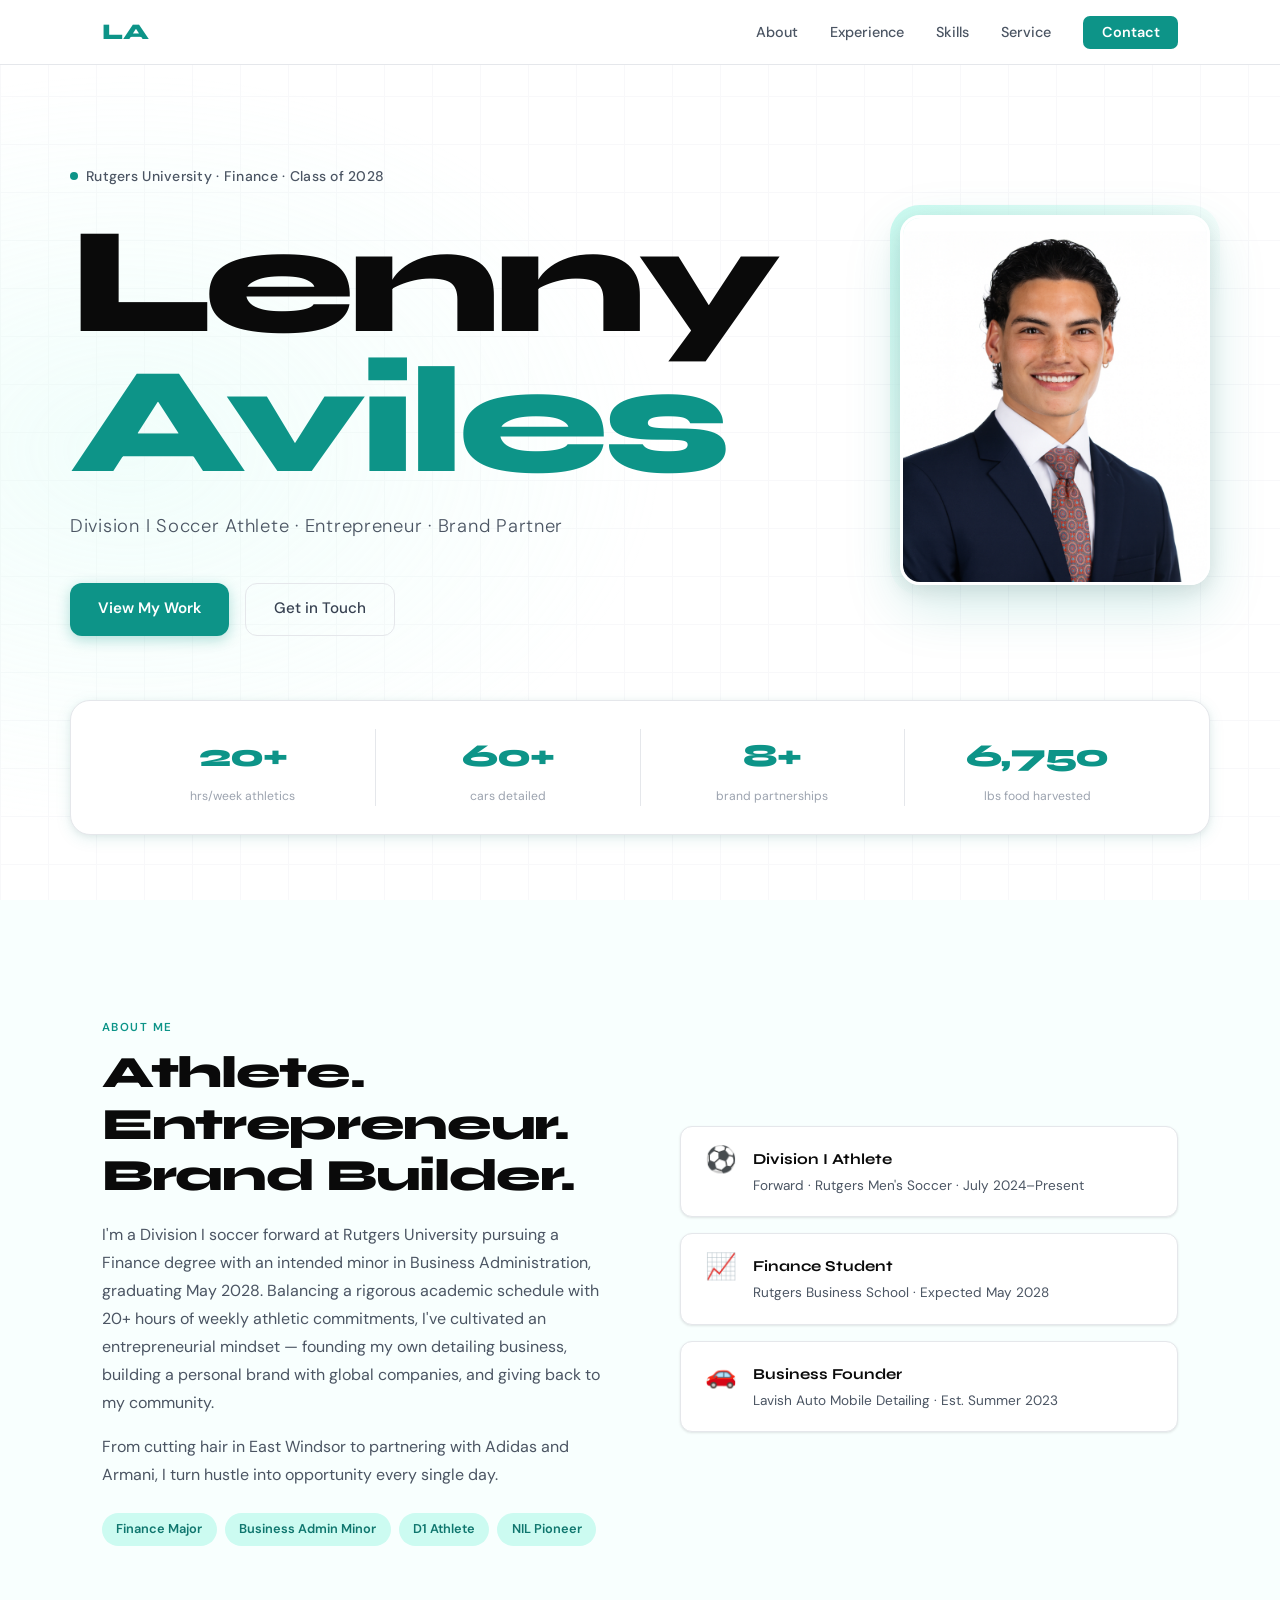
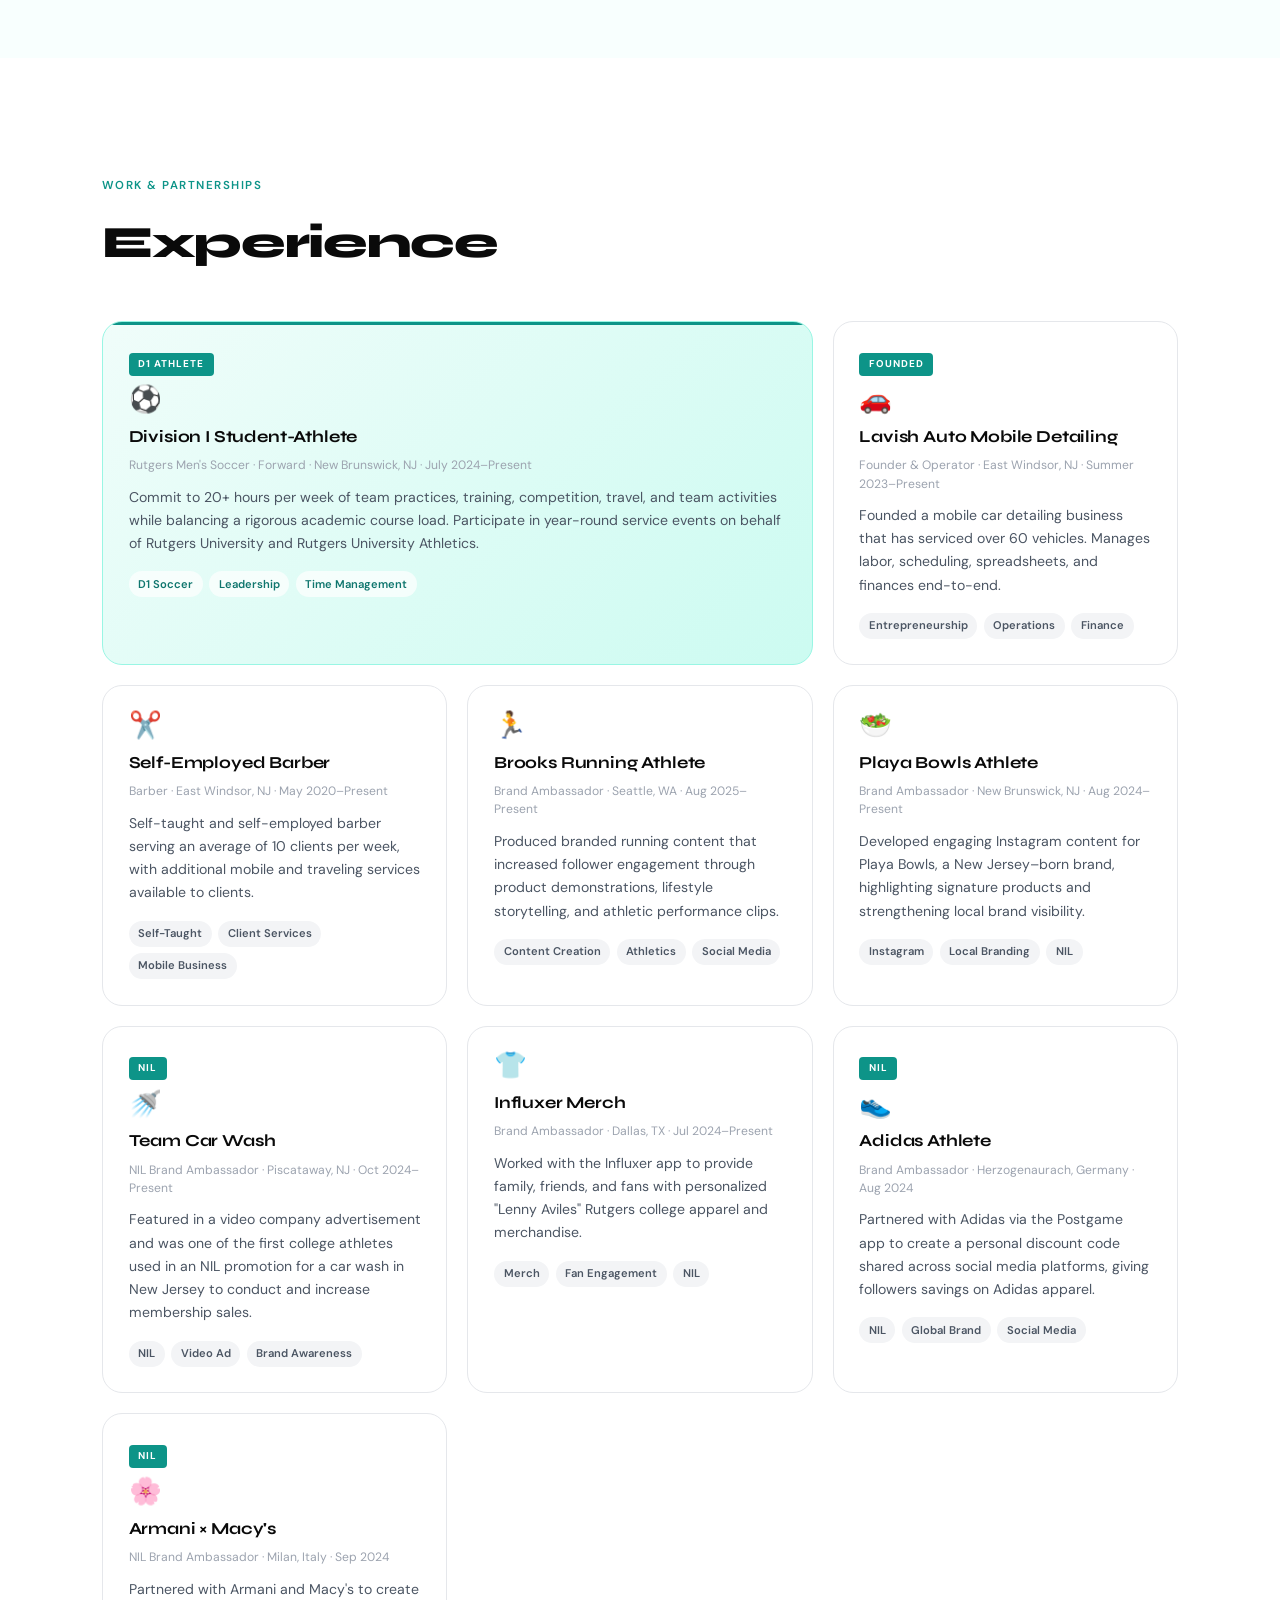
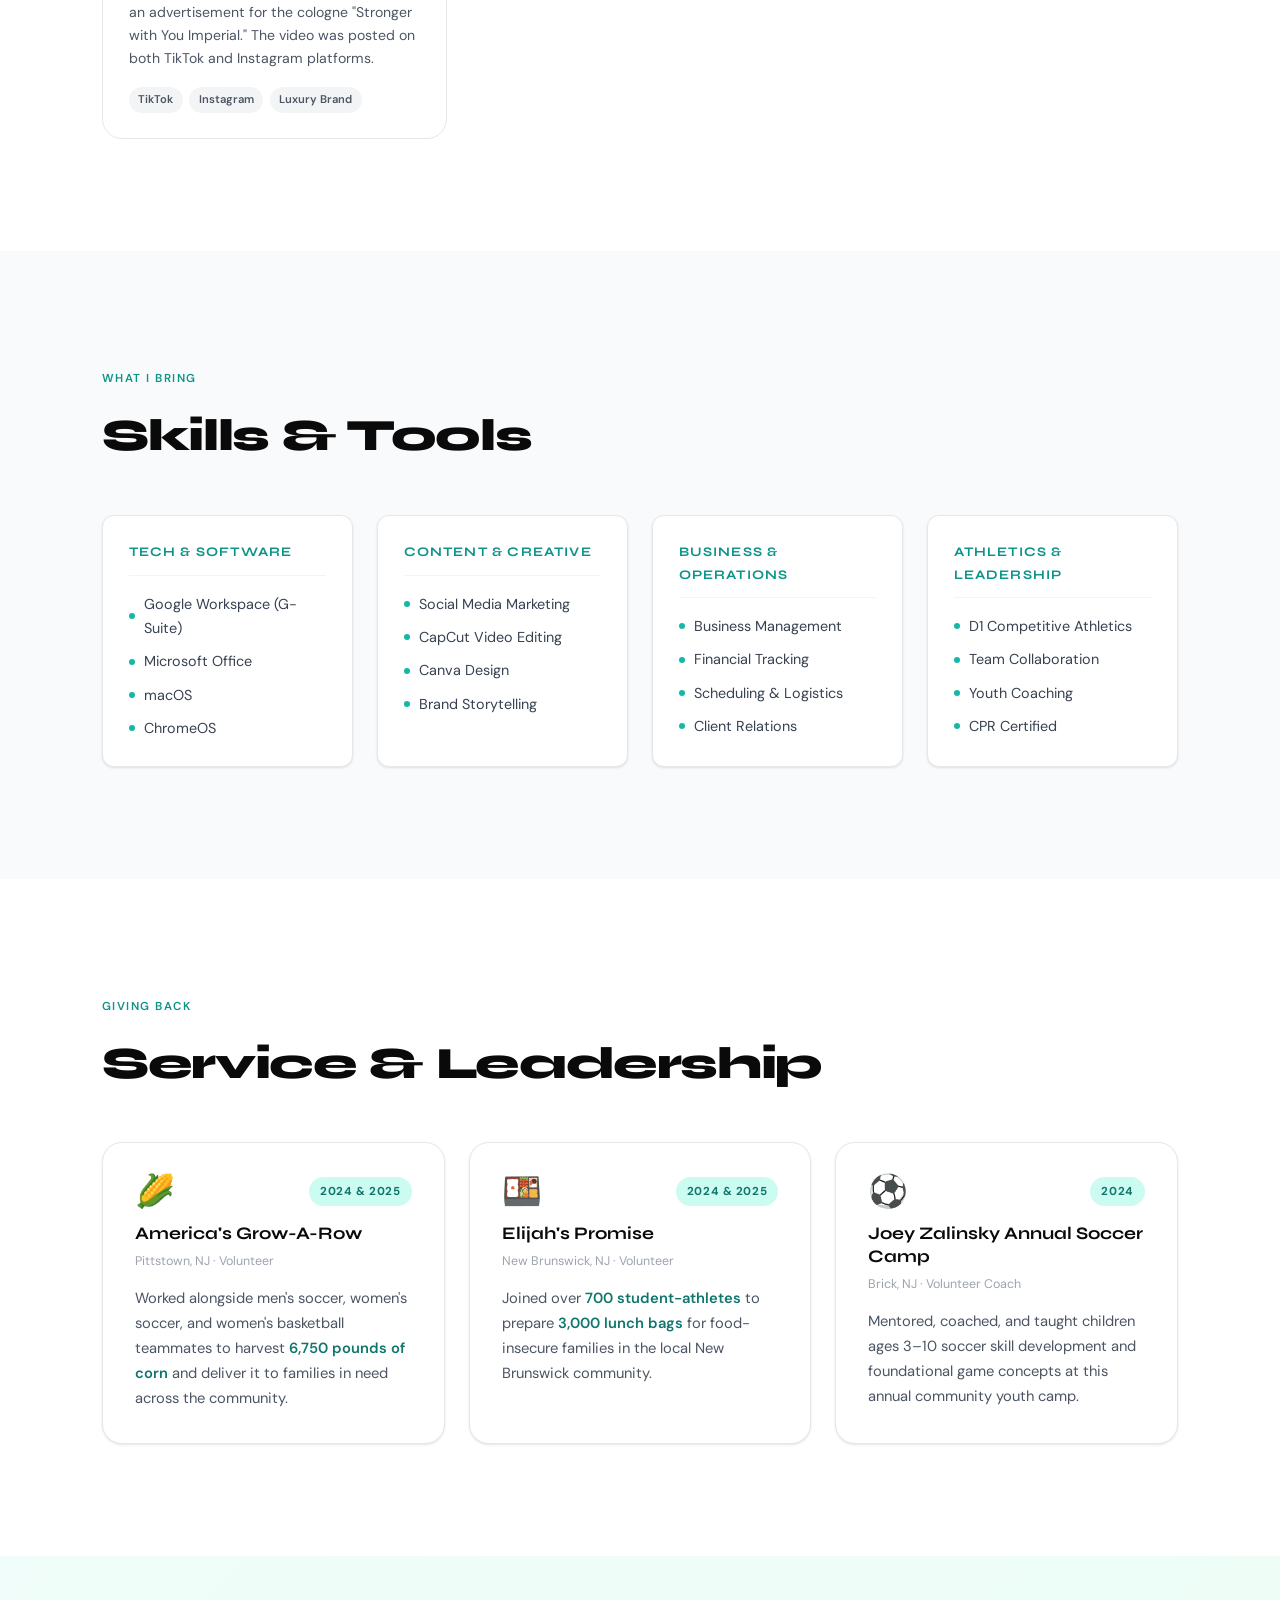
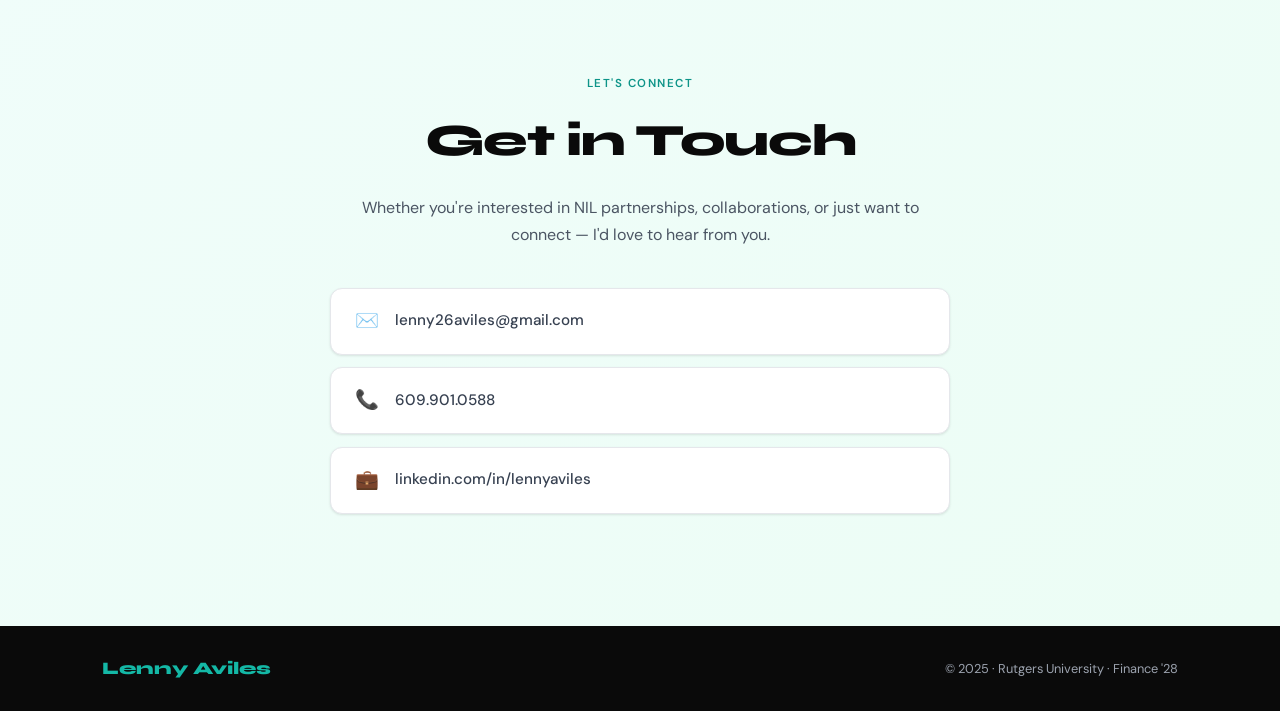
<file: index.html>
<!DOCTYPE html>
<html lang="en">
<head>
  <meta charset="UTF-8" />
  <meta name="viewport" content="width=device-width, initial-scale=1.0"/>
  <title>Lenny Aviles | Student-Athlete &amp; Entrepreneur</title>
  <link rel="stylesheet" href="styles.css" />
  <link href="https://fonts.googleapis.com/css2?family=Syne:wght@400;600;700;800&family=DM+Sans:wght@300;400;500&display=swap" rel="stylesheet"/>
</head>
<body>

  <!-- NAV -->
  <nav id="navbar">
    <div class="nav-inner">
      <a href="#hero" class="nav-logo">LA</a>
      <ul class="nav-links">
        <li><a href="#about">About</a></li>
        <li><a href="#experience">Experience</a></li>
        <li><a href="#skills">Skills</a></li>
        <li><a href="#service">Service</a></li>
        <li><a href="#contact" class="nav-cta">Contact</a></li>
      </ul>
      <button class="hamburger" id="hamburger" aria-label="Toggle menu">
        <span></span><span></span><span></span>
      </button>
    </div>
  </nav>

  <!-- MOBILE MENU -->
  <div class="mobile-menu" id="mobileMenu">
    <ul>
      <li><a href="#about" class="mobile-link">About</a></li>
      <li><a href="#experience" class="mobile-link">Experience</a></li>
      <li><a href="#skills" class="mobile-link">Skills</a></li>
      <li><a href="#service" class="mobile-link">Service</a></li>
      <li><a href="#contact" class="mobile-link">Contact</a></li>
    </ul>
  </div>

  <!-- HERO -->
  <section id="hero">
    <div class="hero-bg-grid"></div>
    <div class="hero-layout">
      <div class="hero-content">
        <div class="hero-eyebrow">
          <span class="dot"></span> Rutgers University &middot; Finance &middot; Class of 2028
        </div>
        <h1 class="hero-name">Lenny<br/><em>Aviles</em></h1>
        <p class="hero-tagline">Division I Soccer Athlete &middot; Entrepreneur &middot; Brand Partner</p>
        <div class="hero-actions">
          <a href="#experience" class="btn-primary">View My Work</a>
          <a href="#contact" class="btn-ghost">Get in Touch</a>
        </div>
      </div>
      <div class="hero-photo">
        <img
          src="28FFF1B8-BD1A-41CA-9F79-172135802A1D_1_201_a.jpeg"
          alt="Lenny Aviles — Rutgers Finance Student and D1 Soccer Athlete"
          loading="eager"
        />
      </div>
    </div>
    <div class="hero-stat-bar">
      <div class="stat">
        <span class="stat-num">20+</span>
        <span class="stat-label">hrs/week athletics</span>
      </div>
      <div class="stat-divider"></div>
      <div class="stat">
        <span class="stat-num">60+</span>
        <span class="stat-label">cars detailed</span>
      </div>
      <div class="stat-divider"></div>
      <div class="stat">
        <span class="stat-num">8+</span>
        <span class="stat-label">brand partnerships</span>
      </div>
      <div class="stat-divider"></div>
      <div class="stat">
        <span class="stat-num">6,750</span>
        <span class="stat-label">lbs food harvested</span>
      </div>
    </div>
  </section>

  <!-- ABOUT -->
  <section id="about">
    <div class="container">
      <div class="about-grid">
        <div class="about-text">
          <span class="section-label">About Me</span>
          <h2>Athlete. Entrepreneur.<br/>Brand Builder.</h2>
          <p>I'm a Division I soccer forward at Rutgers University pursuing a Finance degree with an intended minor in Business Administration, graduating May 2028. Balancing a rigorous academic schedule with 20+ hours of weekly athletic commitments, I've cultivated an entrepreneurial mindset — founding my own detailing business, building a personal brand with global companies, and giving back to my community.</p>
          <p>From cutting hair in East Windsor to partnering with Adidas and Armani, I turn hustle into opportunity every single day.</p>
          <div class="about-pills">
            <span class="pill">Finance Major</span>
            <span class="pill">Business Admin Minor</span>
            <span class="pill">D1 Athlete</span>
            <span class="pill">NIL Pioneer</span>
          </div>
        </div>
        <div class="about-card-stack">
          <div class="about-card">
            <div class="card-icon">⚽</div>
            <div>
              <h4>Division I Athlete</h4>
              <p>Forward &middot; Rutgers Men's Soccer &middot; July 2024&ndash;Present</p>
            </div>
          </div>
          <div class="about-card">
            <div class="card-icon">📈</div>
            <div>
              <h4>Finance Student</h4>
              <p>Rutgers Business School &middot; Expected May 2028</p>
            </div>
          </div>
          <div class="about-card">
            <div class="card-icon">🚗</div>
            <div>
              <h4>Business Founder</h4>
              <p>Lavish Auto Mobile Detailing &middot; Est. Summer 2023</p>
            </div>
          </div>
        </div>
      </div>
    </div>
  </section>

  <!-- EXPERIENCE -->
  <section id="experience">
    <div class="container">
      <span class="section-label">Work &amp; Partnerships</span>
      <h2>Experience</h2>
      <div class="exp-grid">

        <div class="exp-card exp-featured">
          <div class="exp-badge">D1 Athlete</div>
          <div class="exp-icon">⚽</div>
          <h3>Division I Student-Athlete</h3>
          <span class="exp-meta">Rutgers Men's Soccer &middot; Forward &middot; New Brunswick, NJ &middot; July 2024&ndash;Present</span>
          <p>Commit to 20+ hours per week of team practices, training, competition, travel, and team activities while balancing a rigorous academic course load. Participate in year-round service events on behalf of Rutgers University and Rutgers University Athletics.</p>
          <div class="exp-tags">
            <span>D1 Soccer</span>
            <span>Leadership</span>
            <span>Time Management</span>
          </div>
        </div>

        <div class="exp-card">
          <div class="exp-badge">Founded</div>
          <div class="exp-icon">🚗</div>
          <h3>Lavish Auto Mobile Detailing</h3>
          <span class="exp-meta">Founder &amp; Operator &middot; East Windsor, NJ &middot; Summer 2023&ndash;Present</span>
          <p>Founded a mobile car detailing business that has serviced over 60 vehicles. Manages labor, scheduling, spreadsheets, and finances end-to-end.</p>
          <div class="exp-tags">
            <span>Entrepreneurship</span>
            <span>Operations</span>
            <span>Finance</span>
          </div>
        </div>

        <div class="exp-card">
          <div class="exp-icon">✂️</div>
          <h3>Self-Employed Barber</h3>
          <span class="exp-meta">Barber &middot; East Windsor, NJ &middot; May 2020&ndash;Present</span>
          <p>Self-taught and self-employed barber serving an average of 10 clients per week, with additional mobile and traveling services available to clients.</p>
          <div class="exp-tags">
            <span>Self-Taught</span>
            <span>Client Services</span>
            <span>Mobile Business</span>
          </div>
        </div>

        <div class="exp-card">
          <div class="exp-icon">🏃</div>
          <h3>Brooks Running Athlete</h3>
          <span class="exp-meta">Brand Ambassador &middot; Seattle, WA &middot; Aug 2025&ndash;Present</span>
          <p>Produced branded running content that increased follower engagement through product demonstrations, lifestyle storytelling, and athletic performance clips.</p>
          <div class="exp-tags">
            <span>Content Creation</span>
            <span>Athletics</span>
            <span>Social Media</span>
          </div>
        </div>

        <div class="exp-card">
          <div class="exp-icon">🥗</div>
          <h3>Playa Bowls Athlete</h3>
          <span class="exp-meta">Brand Ambassador &middot; New Brunswick, NJ &middot; Aug 2024&ndash;Present</span>
          <p>Developed engaging Instagram content for Playa Bowls, a New Jersey&ndash;born brand, highlighting signature products and strengthening local brand visibility.</p>
          <div class="exp-tags">
            <span>Instagram</span>
            <span>Local Branding</span>
            <span>NIL</span>
          </div>
        </div>

        <div class="exp-card">
          <div class="exp-badge">NIL</div>
          <div class="exp-icon">🚿</div>
          <h3>Team Car Wash</h3>
          <span class="exp-meta">NIL Brand Ambassador &middot; Piscataway, NJ &middot; Oct 2024&ndash;Present</span>
          <p>Featured in a video company advertisement and was one of the first college athletes used in an NIL promotion for a car wash in New Jersey to conduct and increase membership sales.</p>
          <div class="exp-tags">
            <span>NIL</span>
            <span>Video Ad</span>
            <span>Brand Awareness</span>
          </div>
        </div>

        <div class="exp-card">
          <div class="exp-icon">👕</div>
          <h3>Influxer Merch</h3>
          <span class="exp-meta">Brand Ambassador &middot; Dallas, TX &middot; Jul 2024&ndash;Present</span>
          <p>Worked with the Influxer app to provide family, friends, and fans with personalized "Lenny Aviles" Rutgers college apparel and merchandise.</p>
          <div class="exp-tags">
            <span>Merch</span>
            <span>Fan Engagement</span>
            <span>NIL</span>
          </div>
        </div>

        <div class="exp-card">
          <div class="exp-badge">NIL</div>
          <div class="exp-icon">👟</div>
          <h3>Adidas Athlete</h3>
          <span class="exp-meta">Brand Ambassador &middot; Herzogenaurach, Germany &middot; Aug 2024</span>
          <p>Partnered with Adidas via the Postgame app to create a personal discount code shared across social media platforms, giving followers savings on Adidas apparel.</p>
          <div class="exp-tags">
            <span>NIL</span>
            <span>Global Brand</span>
            <span>Social Media</span>
          </div>
        </div>

        <div class="exp-card">
          <div class="exp-badge">NIL</div>
          <div class="exp-icon">🌸</div>
          <h3>Armani &times; Macy's</h3>
          <span class="exp-meta">NIL Brand Ambassador &middot; Milan, Italy &middot; Sep 2024</span>
          <p>Partnered with Armani and Macy's to create an advertisement for the cologne "Stronger with You Imperial." The video was posted on both TikTok and Instagram platforms.</p>
          <div class="exp-tags">
            <span>TikTok</span>
            <span>Instagram</span>
            <span>Luxury Brand</span>
          </div>
        </div>

      </div>
    </div>
  </section>

  <!-- SKILLS -->
  <section id="skills">
    <div class="container">
      <span class="section-label">What I Bring</span>
      <h2>Skills &amp; Tools</h2>
      <div class="skills-grid">

        <div class="skill-group">
          <h4>Tech &amp; Software</h4>
          <ul class="skill-list">
            <li class="skill-item"><span class="skill-dot"></span>Google Workspace (G-Suite)</li>
            <li class="skill-item"><span class="skill-dot"></span>Microsoft Office</li>
            <li class="skill-item"><span class="skill-dot"></span>macOS</li>
            <li class="skill-item"><span class="skill-dot"></span>ChromeOS</li>
          </ul>
        </div>

        <div class="skill-group">
          <h4>Content &amp; Creative</h4>
          <ul class="skill-list">
            <li class="skill-item"><span class="skill-dot"></span>Social Media Marketing</li>
            <li class="skill-item"><span class="skill-dot"></span>CapCut Video Editing</li>
            <li class="skill-item"><span class="skill-dot"></span>Canva Design</li>
            <li class="skill-item"><span class="skill-dot"></span>Brand Storytelling</li>
          </ul>
        </div>

        <div class="skill-group">
          <h4>Business &amp; Operations</h4>
          <ul class="skill-list">
            <li class="skill-item"><span class="skill-dot"></span>Business Management</li>
            <li class="skill-item"><span class="skill-dot"></span>Financial Tracking</li>
            <li class="skill-item"><span class="skill-dot"></span>Scheduling &amp; Logistics</li>
            <li class="skill-item"><span class="skill-dot"></span>Client Relations</li>
          </ul>
        </div>

        <div class="skill-group">
          <h4>Athletics &amp; Leadership</h4>
          <ul class="skill-list">
            <li class="skill-item"><span class="skill-dot"></span>D1 Competitive Athletics</li>
            <li class="skill-item"><span class="skill-dot"></span>Team Collaboration</li>
            <li class="skill-item"><span class="skill-dot"></span>Youth Coaching</li>
            <li class="skill-item"><span class="skill-dot"></span>CPR Certified</li>
          </ul>
        </div>

      </div>
    </div>
  </section>

  <!-- SERVICE & LEADERSHIP -->
  <section id="service">
    <div class="container">
      <span class="section-label">Giving Back</span>
      <h2>Service &amp; Leadership</h2>
      <div class="service-cards">

        <div class="service-card">
          <div class="service-card-top">
            <span class="service-icon">🌽</span>
            <span class="service-year-badge">2024 &amp; 2025</span>
          </div>
          <h3>America's Grow-A-Row</h3>
          <span class="service-location">Pittstown, NJ &middot; Volunteer</span>
          <p>Worked alongside men's soccer, women's soccer, and women's basketball teammates to harvest <strong>6,750 pounds of corn</strong> and deliver it to families in need across the community.</p>
        </div>

        <div class="service-card">
          <div class="service-card-top">
            <span class="service-icon">🍱</span>
            <span class="service-year-badge">2024 &amp; 2025</span>
          </div>
          <h3>Elijah's Promise</h3>
          <span class="service-location">New Brunswick, NJ &middot; Volunteer</span>
          <p>Joined over <strong>700 student-athletes</strong> to prepare <strong>3,000 lunch bags</strong> for food-insecure families in the local New Brunswick community.</p>
        </div>

        <div class="service-card">
          <div class="service-card-top">
            <span class="service-icon">⚽</span>
            <span class="service-year-badge">2024</span>
          </div>
          <h3>Joey Zalinsky Annual Soccer Camp</h3>
          <span class="service-location">Brick, NJ &middot; Volunteer Coach</span>
          <p>Mentored, coached, and taught children ages 3&ndash;10 soccer skill development and foundational game concepts at this annual community youth camp.</p>
        </div>

      </div>
    </div>
  </section>

  <!-- CONTACT -->
  <section id="contact">
    <div class="container">
      <div class="contact-inner">
        <span class="section-label">Let's Connect</span>
        <h2>Get in Touch</h2>
        <p class="contact-sub">Whether you're interested in NIL partnerships, collaborations, or just want to connect &mdash; I'd love to hear from you.</p>
        <div class="contact-links">
          <a href="mailto:lenny26aviles@gmail.com" class="contact-card">
            <span class="contact-icon">✉️</span>
            <span>lenny26aviles@gmail.com</span>
          </a>
          <a href="tel:6099010588" class="contact-card">
            <span class="contact-icon">📞</span>
            <span>609.901.0588</span>
          </a>
          <a href="https://linkedin.com/in/lennyaviles" target="_blank" rel="noopener" class="contact-card">
            <span class="contact-icon">💼</span>
            <span>linkedin.com/in/lennyaviles</span>
          </a>
        </div>
      </div>
    </div>
  </section>

  <!-- FOOTER -->
  <footer>
    <div class="container">
      <div class="footer-inner">
        <span class="footer-logo">Lenny Aviles</span>
        <span class="footer-copy">&copy; 2025 &middot; Rutgers University &middot; Finance '28</span>
      </div>
    </div>
  </footer>

  <script src="script.js"></script>
</body>
</html>
</file>
<file: styles.css>
/* =============================================
   LENNY AVILES PORTFOLIO — styles.css
   Clean · Minimal · Teal Accents
   All sections fully visible — no JS-gated display
============================================= */

/* --- RESET & BASE --- */
*, *::before, *::after { box-sizing: border-box; margin: 0; padding: 0; }

:root {
  --teal:        #0D9488;
  --teal-light:  #14B8A6;
  --teal-pale:   #CCFBF1;
  --teal-dark:   #0F766E;
  --white:       #FFFFFF;
  --off-white:   #F8FFFE;
  --gray-50:     #F9FAFB;
  --gray-100:    #F3F4F6;
  --gray-200:    #E5E7EB;
  --gray-400:    #9CA3AF;
  --gray-600:    #4B5563;
  --gray-700:    #374151;
  --gray-800:    #1F2937;
  --black:       #0A0A0A;
  --font-head:   'Syne', sans-serif;
  --font-body:   'DM Sans', sans-serif;
  --radius:      12px;
  --radius-lg:   20px;
  --shadow-sm:   0 1px 3px rgba(0,0,0,0.07), 0 1px 2px rgba(0,0,0,0.04);
  --shadow-md:   0 4px 16px rgba(13,148,136,0.10), 0 2px 6px rgba(0,0,0,0.06);
  --shadow-lg:   0 12px 40px rgba(13,148,136,0.14), 0 4px 12px rgba(0,0,0,0.08);
  --transition:  0.28s cubic-bezier(0.4, 0, 0.2, 1);
}

html { scroll-behavior: smooth; font-size: 16px; }

body {
  font-family: var(--font-body);
  background: var(--white);
  color: var(--gray-800);
  line-height: 1.7;
  overflow-x: hidden;
}

a { text-decoration: none; color: inherit; }

.container {
  max-width: 1140px;
  margin: 0 auto;
  padding: 0 2rem;
}

/* --- SECTION LABEL --- */
.section-label {
  display: inline-block;
  font-family: var(--font-body);
  font-size: 0.72rem;
  font-weight: 600;
  letter-spacing: 0.13em;
  text-transform: uppercase;
  color: var(--teal);
  margin-bottom: 0.6rem;
}

/* =============================================
   NAVBAR
============================================= */
#navbar {
  position: fixed;
  top: 0; left: 0; right: 0;
  z-index: 100;
  background: rgba(255,255,255,0.93);
  backdrop-filter: blur(14px);
  border-bottom: 1px solid var(--gray-200);
  transition: box-shadow var(--transition);
}
#navbar.scrolled { box-shadow: 0 2px 20px rgba(0,0,0,0.08); }

.nav-inner {
  max-width: 1140px;
  margin: 0 auto;
  padding: 0 2rem;
  display: flex;
  align-items: center;
  justify-content: space-between;
  height: 64px;
}

.nav-logo {
  font-family: var(--font-head);
  font-weight: 800;
  font-size: 1.4rem;
  color: var(--teal);
  letter-spacing: -0.02em;
}

.nav-links {
  display: flex;
  gap: 2rem;
  list-style: none;
  align-items: center;
}

.nav-links a {
  font-family: var(--font-body);
  font-weight: 500;
  font-size: 0.9rem;
  color: var(--gray-600);
  transition: color var(--transition);
}
.nav-links a:hover { color: var(--teal); }

.nav-cta {
  background: var(--teal) !important;
  color: var(--white) !important;
  padding: 0.45rem 1.15rem !important;
  border-radius: 7px;
  font-weight: 600 !important;
  transition: background var(--transition) !important;
}
.nav-cta:hover { background: var(--teal-dark) !important; }

.hamburger {
  display: none;
  flex-direction: column;
  gap: 5px;
  background: none;
  border: none;
  cursor: pointer;
  padding: 4px;
}
.hamburger span {
  display: block;
  width: 22px;
  height: 2px;
  background: var(--gray-800);
  border-radius: 2px;
}

/* --- MOBILE MENU --- */
.mobile-menu {
  display: none;
  position: fixed;
  top: 64px; left: 0; right: 0;
  background: var(--white);
  border-bottom: 1px solid var(--gray-200);
  z-index: 99;
  padding: 1rem 2rem 1.5rem;
}
.mobile-menu.open { display: block; }
.mobile-menu ul { list-style: none; display: flex; flex-direction: column; gap: 1rem; }
.mobile-menu a { font-size: 1.05rem; font-weight: 500; color: var(--gray-700); }
.mobile-menu a:hover { color: var(--teal); }

/* =============================================
   HERO
============================================= */
#hero {
  min-height: 100vh;
  display: flex;
  flex-direction: column;
  justify-content: center;
  position: relative;
  overflow: hidden;
  background: var(--white);
  padding: 100px 2rem 0;
}

.hero-bg-grid {
  position: absolute;
  inset: 0;
  background-image:
    linear-gradient(var(--gray-100) 1px, transparent 1px),
    linear-gradient(90deg, var(--gray-100) 1px, transparent 1px);
  background-size: 48px 48px;
  opacity: 0.55;
  pointer-events: none;
}
.hero-bg-grid::after {
  content: '';
  position: absolute;
  inset: 0;
  background: radial-gradient(ellipse 60% 60% at 10% 50%, rgba(204,251,241,0.5) 0%, transparent 70%);
}

.hero-layout {
  position: relative;
  z-index: 2;
  max-width: 1140px;
  margin: 0 auto;
  width: 100%;
  display: grid;
  grid-template-columns: 1fr auto;
  gap: 4rem;
  align-items: center;
}

.hero-content { min-width: 0; }

.hero-eyebrow {
  display: flex;
  align-items: center;
  gap: 0.5rem;
  font-size: 0.875rem;
  font-weight: 500;
  color: var(--gray-600);
  margin-bottom: 1.5rem;
  letter-spacing: 0.02em;
}

.dot {
  width: 8px; height: 8px;
  background: var(--teal);
  border-radius: 50%;
  flex-shrink: 0;
  animation: pulse 2.2s ease-in-out infinite;
}
@keyframes pulse {
  0%, 100% { opacity: 1; transform: scale(1); }
  50% { opacity: 0.5; transform: scale(1.35); }
}

.hero-name {
  font-family: var(--font-head);
  font-size: clamp(4rem, 12vw, 9.5rem);
  font-weight: 800;
  line-height: 0.92;
  letter-spacing: -0.04em;
  color: var(--black);
  margin-bottom: 1.2rem;
}
.hero-name em {
  font-style: normal;
  color: var(--teal);
}

.hero-tagline {
  font-size: clamp(0.95rem, 1.8vw, 1.15rem);
  font-weight: 300;
  color: var(--gray-600);
  letter-spacing: 0.04em;
  margin-bottom: 2.5rem;
}

.hero-actions {
  display: flex;
  gap: 1rem;
  flex-wrap: wrap;
}

.btn-primary {
  display: inline-flex;
  align-items: center;
  background: var(--teal);
  color: var(--white);
  font-family: var(--font-body);
  font-weight: 600;
  font-size: 0.95rem;
  padding: 0.8rem 1.75rem;
  border-radius: var(--radius);
  transition: background var(--transition), transform var(--transition), box-shadow var(--transition);
  box-shadow: 0 4px 14px rgba(13,148,136,0.3);
}
.btn-primary:hover {
  background: var(--teal-dark);
  transform: translateY(-2px);
  box-shadow: 0 6px 20px rgba(13,148,136,0.4);
}

.btn-ghost {
  display: inline-flex;
  align-items: center;
  background: transparent;
  color: var(--gray-700);
  font-family: var(--font-body);
  font-weight: 500;
  font-size: 0.95rem;
  padding: 0.8rem 1.75rem;
  border-radius: var(--radius);
  border: 1.5px solid var(--gray-200);
  transition: border-color var(--transition), color var(--transition);
}
.btn-ghost:hover { border-color: var(--teal); color: var(--teal); }

/* Hero Photo */
.hero-photo { flex-shrink: 0; position: relative; }
.hero-photo img {
  width: 310px;
  height: 370px;
  object-fit: cover;
  object-position: top center;
  border-radius: var(--radius-lg);
  box-shadow: 0 20px 56px rgba(13,148,136,0.18), 0 6px 20px rgba(0,0,0,0.1);
  border: 3px solid var(--white);
  display: block;
}
.hero-photo::before {
  content: '';
  position: absolute;
  inset: -10px;
  border-radius: calc(var(--radius-lg) + 10px);
  background: linear-gradient(135deg, var(--teal-pale), transparent 60%);
  z-index: -1;
}

/* Hero Stats Bar */
.hero-stat-bar {
  position: relative;
  z-index: 2;
  max-width: 1140px;
  margin: 4rem auto 0;
  width: 100%;
  padding: 1.75rem 2.5rem;
  background: var(--white);
  border: 1px solid var(--gray-200);
  border-radius: var(--radius-lg);
  display: grid;
  grid-template-columns: 1fr auto 1fr auto 1fr auto 1fr;
  box-shadow: var(--shadow-md);
}

.stat { text-align: center; padding: 0 1rem; }
.stat-num {
  display: block;
  font-family: var(--font-head);
  font-size: 2rem;
  font-weight: 800;
  color: var(--teal);
  letter-spacing: -0.03em;
}
.stat-label {
  display: block;
  font-size: 0.76rem;
  color: var(--gray-400);
  margin-top: 0.15rem;
}
.stat-divider {
  width: 1px;
  background: var(--gray-200);
  align-self: stretch;
}

/* =============================================
   ABOUT
============================================= */
#about {
  padding: 7rem 0;
  background: var(--off-white);
}

.about-grid {
  display: grid;
  grid-template-columns: 1fr 1fr;
  gap: 5rem;
  align-items: center;
}

.about-text h2 {
  font-family: var(--font-head);
  font-size: clamp(1.9rem, 3.5vw, 2.8rem);
  font-weight: 800;
  letter-spacing: -0.03em;
  color: var(--black);
  line-height: 1.15;
  margin-bottom: 1.2rem;
}
.about-text p {
  color: var(--gray-600);
  font-size: 1rem;
  line-height: 1.75;
  margin-bottom: 1rem;
}

.about-pills {
  display: flex;
  flex-wrap: wrap;
  gap: 0.5rem;
  margin-top: 1.5rem;
}
.pill {
  background: var(--teal-pale);
  color: var(--teal-dark);
  font-size: 0.8rem;
  font-weight: 600;
  padding: 0.35rem 0.9rem;
  border-radius: 100px;
}

.about-card-stack {
  display: flex;
  flex-direction: column;
  gap: 1rem;
}

.about-card {
  background: var(--white);
  border: 1px solid var(--gray-200);
  border-radius: var(--radius);
  padding: 1.25rem 1.5rem;
  display: flex;
  align-items: flex-start;
  gap: 1rem;
  box-shadow: var(--shadow-sm);
  transition: transform var(--transition), box-shadow var(--transition);
}
.about-card:hover {
  transform: translateX(5px);
  box-shadow: var(--shadow-md);
}
.card-icon { font-size: 1.6rem; line-height: 1; flex-shrink: 0; }
.about-card h4 {
  font-family: var(--font-head);
  font-size: 0.95rem;
  font-weight: 700;
  color: var(--black);
  margin-bottom: 0.2rem;
}
.about-card p { font-size: 0.85rem; color: var(--gray-600); line-height: 1.5; }

/* =============================================
   EXPERIENCE
============================================= */
#experience {
  padding: 7rem 0;
  background: var(--white);
}

#experience h2 {
  font-family: var(--font-head);
  font-size: clamp(1.9rem, 3.5vw, 2.8rem);
  font-weight: 800;
  letter-spacing: -0.03em;
  color: var(--black);
  margin-bottom: 2.5rem;
}

.exp-grid {
  display: grid;
  grid-template-columns: repeat(3, 1fr);
  gap: 1.25rem;
}

.exp-card {
  background: var(--white);
  border: 1px solid var(--gray-200);
  border-radius: var(--radius-lg);
  padding: 1.6rem;
  position: relative;
  transition: transform var(--transition), box-shadow var(--transition), border-color var(--transition);
  overflow: hidden;
  /* Always fully visible — no opacity or transform hiding */
  opacity: 1;
}
.exp-card::before {
  content: '';
  position: absolute;
  top: 0; left: 0; right: 0;
  height: 3px;
  background: var(--teal);
  transform: scaleX(0);
  transform-origin: left;
  transition: transform var(--transition);
}
.exp-card:hover {
  transform: translateY(-4px);
  box-shadow: var(--shadow-lg);
  border-color: var(--teal-pale);
}
.exp-card:hover::before { transform: scaleX(1); }

.exp-featured {
  grid-column: span 2;
  background: linear-gradient(135deg, #F0FDFA 0%, #CCFBF1 100%);
  border-color: #99F6E4;
}
.exp-featured::before { transform: scaleX(1); }

.exp-badge {
  display: inline-block;
  background: var(--teal);
  color: var(--white);
  font-size: 0.62rem;
  font-weight: 700;
  letter-spacing: 0.1em;
  text-transform: uppercase;
  padding: 0.2rem 0.6rem;
  border-radius: 4px;
  margin-bottom: 0.65rem;
}
.exp-icon { font-size: 1.65rem; margin-bottom: 0.65rem; line-height: 1; }

.exp-card h3 {
  font-family: var(--font-head);
  font-size: 1.05rem;
  font-weight: 700;
  color: var(--black);
  margin-bottom: 0.3rem;
  letter-spacing: -0.01em;
}

.exp-meta {
  display: block;
  font-size: 0.76rem;
  color: var(--gray-400);
  margin-bottom: 0.7rem;
  font-weight: 400;
  line-height: 1.5;
}

.exp-card p {
  font-size: 0.88rem;
  color: var(--gray-600);
  line-height: 1.65;
  margin-bottom: 1rem;
}

.exp-tags {
  display: flex;
  flex-wrap: wrap;
  gap: 0.4rem;
}
.exp-tags span {
  background: var(--gray-100);
  color: var(--gray-600);
  font-size: 0.7rem;
  font-weight: 600;
  padding: 0.22rem 0.6rem;
  border-radius: 100px;
}
.exp-featured .exp-tags span {
  background: rgba(255,255,255,0.7);
  color: var(--teal-dark);
}

/* =============================================
   SKILLS
============================================= */
#skills {
  padding: 7rem 0;
  background: var(--gray-50);
}

#skills h2 {
  font-family: var(--font-head);
  font-size: clamp(1.9rem, 3.5vw, 2.8rem);
  font-weight: 800;
  letter-spacing: -0.03em;
  color: var(--black);
  margin-bottom: 2.5rem;
}

.skills-grid {
  display: grid;
  grid-template-columns: repeat(4, 1fr);
  gap: 1.5rem;
}

.skill-group {
  background: var(--white);
  border: 1px solid var(--gray-200);
  border-radius: var(--radius);
  padding: 1.6rem;
  box-shadow: var(--shadow-sm);
  transition: transform var(--transition), box-shadow var(--transition);
}
.skill-group:hover { transform: translateY(-3px); box-shadow: var(--shadow-md); }

.skill-group h4 {
  font-family: var(--font-head);
  font-size: 0.82rem;
  font-weight: 700;
  color: var(--teal);
  text-transform: uppercase;
  letter-spacing: 0.09em;
  margin-bottom: 1rem;
  padding-bottom: 0.7rem;
  border-bottom: 1px solid var(--gray-100);
}

.skill-list {
  list-style: none;
  display: flex;
  flex-direction: column;
  gap: 0.55rem;
}

.skill-item {
  display: flex;
  align-items: center;
  gap: 0.6rem;
  font-size: 0.9rem;
  color: var(--gray-700);
}

.skill-dot {
  width: 6px; height: 6px;
  background: var(--teal-light);
  border-radius: 50%;
  flex-shrink: 0;
}

/* =============================================
   SERVICE & LEADERSHIP
============================================= */
#service {
  padding: 7rem 0;
  background: var(--white);
}

#service h2 {
  font-family: var(--font-head);
  font-size: clamp(1.9rem, 3.5vw, 2.8rem);
  font-weight: 800;
  letter-spacing: -0.03em;
  color: var(--black);
  margin-bottom: 2.5rem;
}

/* Card-based layout — always visible */
.service-cards {
  display: grid;
  grid-template-columns: repeat(3, 1fr);
  gap: 1.5rem;
}

.service-card {
  background: var(--white);
  border: 1px solid var(--gray-200);
  border-radius: var(--radius-lg);
  padding: 2rem;
  box-shadow: var(--shadow-sm);
  transition: transform var(--transition), box-shadow var(--transition);
  /* Fully visible by default */
  opacity: 1;
}
.service-card:hover {
  transform: translateY(-4px);
  box-shadow: var(--shadow-lg);
}

.service-card-top {
  display: flex;
  align-items: center;
  justify-content: space-between;
  margin-bottom: 1rem;
}

.service-icon { font-size: 2rem; line-height: 1; }

.service-year-badge {
  background: var(--teal-pale);
  color: var(--teal-dark);
  font-size: 0.72rem;
  font-weight: 700;
  letter-spacing: 0.05em;
  padding: 0.3rem 0.7rem;
  border-radius: 100px;
}

.service-card h3 {
  font-family: var(--font-head);
  font-size: 1.1rem;
  font-weight: 700;
  color: var(--black);
  margin-bottom: 0.3rem;
  line-height: 1.3;
}

.service-location {
  display: block;
  font-size: 0.78rem;
  color: var(--gray-400);
  margin-bottom: 0.85rem;
}

.service-card p {
  font-size: 0.92rem;
  color: var(--gray-600);
  line-height: 1.7;
}
.service-card strong { color: var(--teal-dark); font-weight: 600; }

/* =============================================
   CONTACT
============================================= */
#contact {
  padding: 7rem 0;
  background: linear-gradient(135deg, #F0FDFA 0%, #ECFDF5 100%);
}

.contact-inner {
  max-width: 620px;
  margin: 0 auto;
  text-align: center;
}

.contact-inner h2 {
  font-family: var(--font-head);
  font-size: clamp(1.9rem, 3.5vw, 2.8rem);
  font-weight: 800;
  letter-spacing: -0.03em;
  color: var(--black);
  margin-bottom: 0.9rem;
}

.contact-sub {
  font-size: 1rem;
  color: var(--gray-600);
  line-height: 1.7;
  margin-bottom: 2.5rem;
}

.contact-links {
  display: flex;
  flex-direction: column;
  gap: 0.8rem;
}

.contact-card {
  display: flex;
  align-items: center;
  gap: 1rem;
  background: var(--white);
  border: 1px solid var(--gray-200);
  border-radius: var(--radius);
  padding: 1rem 1.5rem;
  font-size: 0.95rem;
  font-weight: 500;
  color: var(--gray-700);
  box-shadow: var(--shadow-sm);
  transition: transform var(--transition), box-shadow var(--transition), border-color var(--transition), color var(--transition);
  text-align: left;
}
.contact-card:hover {
  transform: translateY(-2px);
  box-shadow: var(--shadow-md);
  border-color: var(--teal-light);
  color: var(--teal);
}
.contact-icon { font-size: 1.2rem; flex-shrink: 0; }

/* =============================================
   FOOTER
============================================= */
footer {
  padding: 1.75rem 0;
  background: var(--black);
}

.footer-inner {
  display: flex;
  justify-content: space-between;
  align-items: center;
  flex-wrap: wrap;
  gap: 0.5rem;
}

.footer-logo {
  font-family: var(--font-head);
  font-size: 1.1rem;
  font-weight: 800;
  color: var(--teal-light);
}

.footer-copy {
  font-size: 0.8rem;
  color: var(--gray-400);
}

/* =============================================
   RESPONSIVE
============================================= */
@media (max-width: 1024px) {
  .exp-grid { grid-template-columns: 1fr 1fr; }
  .exp-featured { grid-column: span 2; }
  .skills-grid { grid-template-columns: repeat(2, 1fr); }
  .service-cards { grid-template-columns: repeat(2, 1fr); }
}

@media (max-width: 768px) {
  .nav-links { display: none; }
  .hamburger { display: flex; }

  #hero { padding-top: 80px; }

  .hero-layout {
    grid-template-columns: 1fr;
    text-align: center;
  }
  .hero-photo {
    display: flex;
    justify-content: center;
    order: -1;
    margin-bottom: 1.5rem;
  }
  .hero-photo img { width: 200px; height: 240px; }
  .hero-eyebrow { justify-content: center; }
  .hero-actions { justify-content: center; }

  .hero-stat-bar {
    grid-template-columns: 1fr 1fr;
    gap: 1.25rem;
    padding: 1.5rem;
  }
  .stat-divider { display: none; }

  .about-grid { grid-template-columns: 1fr; gap: 2.5rem; }
  .exp-grid { grid-template-columns: 1fr; }
  .exp-featured { grid-column: span 1; }
  .skills-grid { grid-template-columns: 1fr 1fr; }
  .service-cards { grid-template-columns: 1fr; }
}

@media (max-width: 480px) {
  .skills-grid { grid-template-columns: 1fr; }
  .hero-stat-bar { grid-template-columns: 1fr 1fr; }
  .hero-actions { flex-direction: column; align-items: center; }
  .btn-primary, .btn-ghost { width: 100%; justify-content: center; }
}
</file>
